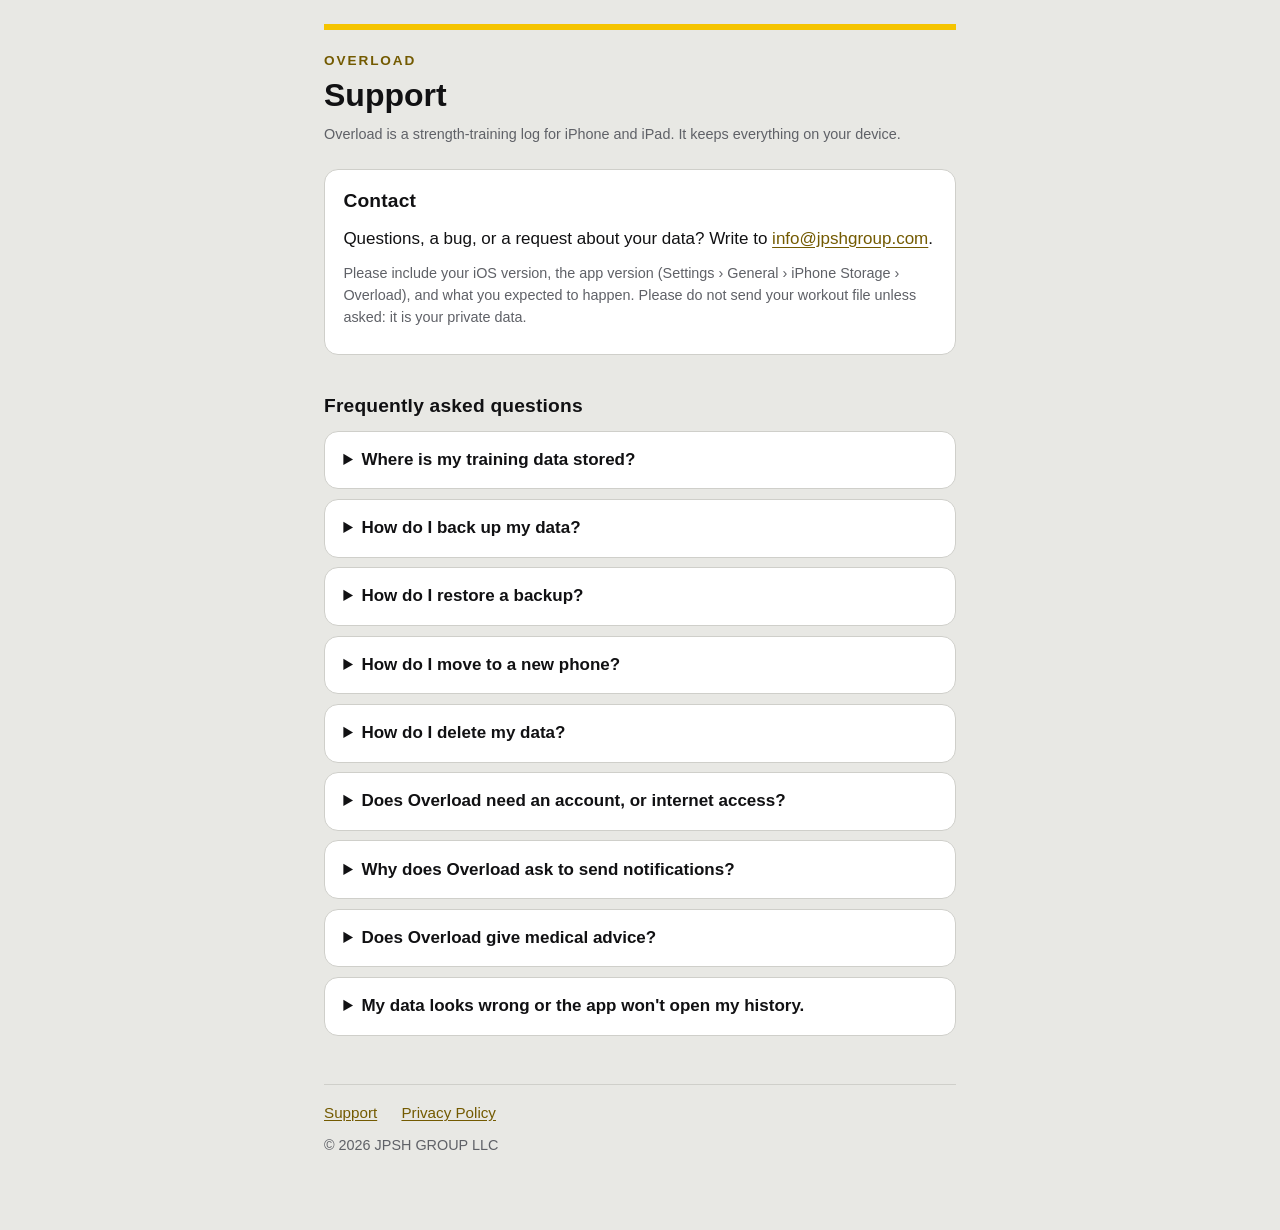
<file: index.html>
<!DOCTYPE html>
<html lang="en">
<head>
<meta charset="utf-8">
<meta name="viewport" content="width=device-width, initial-scale=1">
<meta name="color-scheme" content="dark light">
<title>Overload — Support</title>
<meta name="description" content="Support for Overload, a private strength-training log for iPhone and iPad.">
<link rel="stylesheet" href="style.css">
</head>
<body>
<div class="wrap">
<header class="site">
  <div class="brand">Overload</div>
  <h1>Support</h1>
  <p class="meta">Overload is a strength-training log for iPhone and iPad. It keeps everything on your device.</p>
</header>

<main>
<section class="slab" id="contact">
  <h2 style="margin-top:0">Contact</h2>
  <p>Questions, a bug, or a request about your data? Write to
    <a href="mailto:info@jpshgroup.com">info@jpshgroup.com</a>.</p>
  <p class="note">Please include your iOS version, the app version (Settings › General › iPhone Storage › Overload), and what you expected to happen. Please do not send your workout file unless asked: it is your private data.</p>
</section>

<h2 id="faq">Frequently asked questions</h2>

<details>
  <summary>Where is my training data stored?</summary>
  <p>Only on your iPhone or iPad, in the app's own storage. Overload has no accounts and no servers, and the app makes no network connections. The developer cannot see your data. Details are in the <a href="privacy.html">Privacy Policy</a>.</p>
</details>

<details>
  <summary>How do I back up my data?</summary>
  <p>Overload's data is part of your device backup. If your iPhone or iPad backs up to iCloud, or to a Mac or PC through Finder, Overload's data is in that backup like any other app's. Check Settings › your name › iCloud › Saves to iCloud (or iCloud Backup) to make sure device backup is on.</p>
  <p class="note">Version 1.0 does not have an in-app "export my data" button. Exporting a backup file is planned for a later version.</p>
</details>

<details>
  <summary>How do I restore a backup?</summary>
  <p>There are two ways:</p>
  <ol>
    <li><strong>Restore your device backup.</strong> Restoring an iPhone or iPad from an iCloud or Finder backup brings Overload and its data back with it.</li>
    <li><strong>Import an Overload backup file.</strong> In Overload, open your profile, choose <em>Data › Import backup…</em>, and pick the file. The app checks the file and shows a preview first. Nothing changes until you confirm. Overload keeps a safety copy of your current log inside the app (the last 5) before it replaces anything.</li>
  </ol>
  <p class="note">Importing replaces your current log with the contents of the file. Only import files you trust.</p>
</details>

<details>
  <summary>How do I move to a new phone?</summary>
  <ol>
    <li>On the new device, use Apple's <strong>Quick Start</strong> or <strong>Restore from iCloud Backup</strong> (or Finder) during setup. Overload and its data come across with your other apps.</li>
    <li>If you set the new device up as new, install Overload from the App Store link you were given, then import a backup file as described above.</li>
  </ol>
  <p>Keep the old device until you have opened Overload on the new one and checked that your history is there. Apple's support site has current step-by-step guides for backing up and transferring an iPhone.</p>
</details>

<details>
  <summary>How do I delete my data?</summary>
  <p>Delete the Overload app from your device (touch and hold the icon › Remove App › Delete App). This removes the app and all of its data from that device. Overload keeps no data anywhere else, so there is nothing for the developer to delete.</p>
  <p>Copies in your own device backups (iCloud or Finder) are managed by you: in Settings › your name › iCloud › Manage Account Storage › Backups, you can delete the backup or turn off Overload's data in it.</p>
  <p class="note">Version 1.0 has no "erase all data" button inside the app; deleting the app is the way to erase everything.</p>
</details>

<details>
  <summary>Does Overload need an account, or internet access?</summary>
  <p>No. There is no sign-in, and the app works fully offline.</p>
</details>

<details>
  <summary>Why does Overload ask to send notifications?</summary>
  <p>Only for the rest timer, so you get a nudge when your rest ends while the app is in the background. These are local notifications created on your device. You can turn them off at any time in Settings › Notifications › Overload, and the app keeps working.</p>
</details>

<details>
  <summary>Does Overload give medical advice?</summary>
  <p>No. It is a logging and training-progression tool. Talk to a qualified professional about pain, injury, or health conditions before training.</p>
</details>

<details>
  <summary>My data looks wrong or the app won't open my history.</summary>
  <p>Close the app fully and reopen it, then use <em>Try again</em> if it is offered. If your history is still missing, restore from your device backup or an Overload backup file (see above), then contact us at <a href="mailto:info@jpshgroup.com">info@jpshgroup.com</a>.</p>
</details>
</main>

<nav class="site" aria-label="Site">
  <a href="index.html">Support</a>
  <a href="privacy.html">Privacy Policy</a>
</nav>
<p class="meta">© 2026 JPSH GROUP LLC</p>
</div>
</body>
</html>
</file>
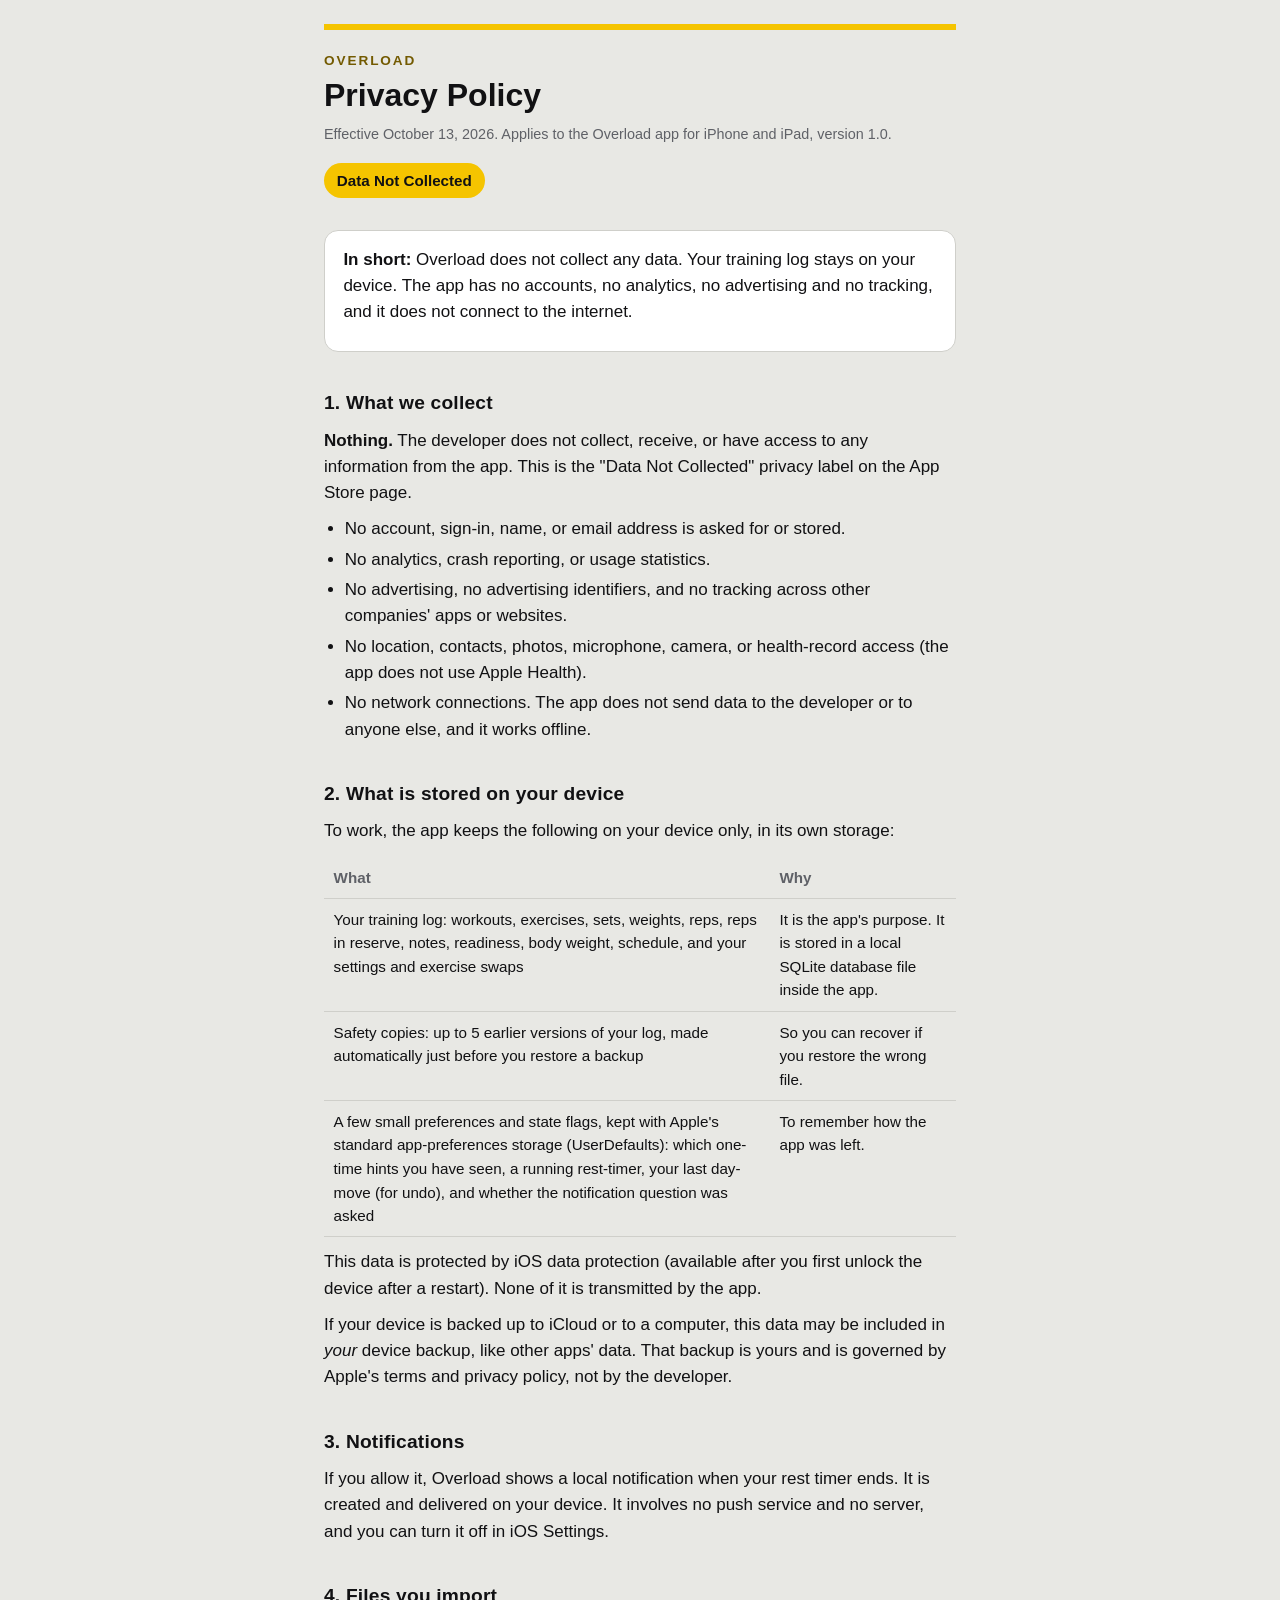
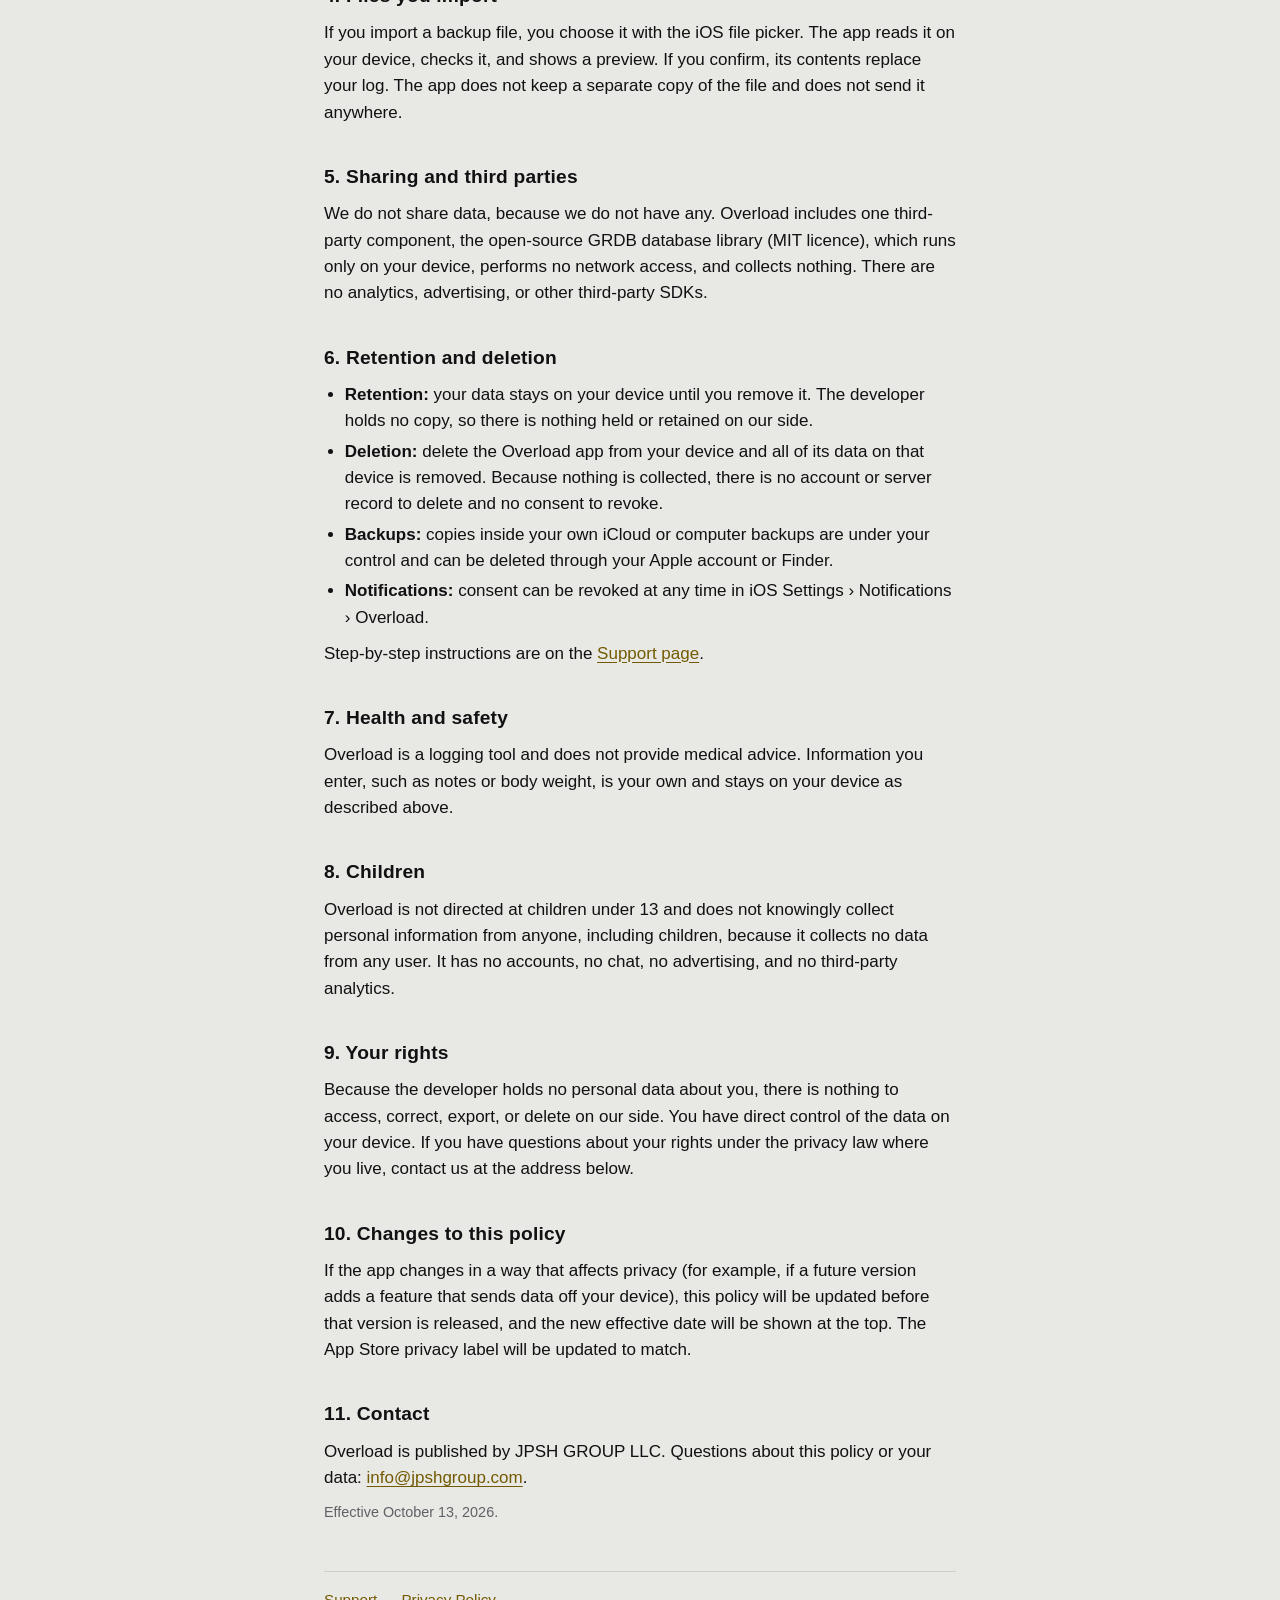
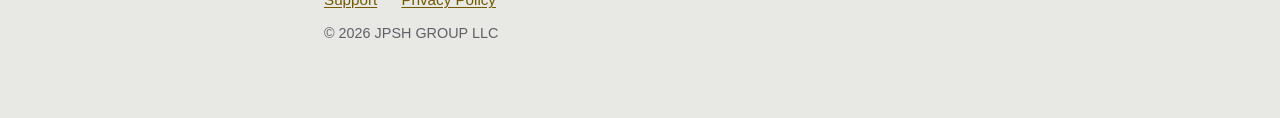
<file: privacy.html>
<!DOCTYPE html>
<html lang="en">
<head>
<meta charset="utf-8">
<meta name="viewport" content="width=device-width, initial-scale=1">
<meta name="color-scheme" content="dark light">
<title>Overload — Privacy Policy</title>
<meta name="description" content="Privacy Policy for Overload. The app collects no data.">
<link rel="stylesheet" href="style.css">
</head>
<body>
<div class="wrap">
<header class="site">
  <div class="brand">Overload</div>
  <h1>Privacy Policy</h1>
  <p class="meta">Effective October 13, 2026. Applies to the Overload app for iPhone and iPad, version 1.0.</p>
  <span class="badge">Data Not Collected</span>
</header>

<main>
<section class="slab">
  <p style="margin-top:0"><strong>In short:</strong> Overload does not collect any data. Your training log stays on your device. The app has no accounts, no analytics, no advertising and no tracking, and it does not connect to the internet.</p>
</section>

<h2>1. What we collect</h2>
<p><strong>Nothing.</strong> The developer does not collect, receive, or have access to any information from the app. This is the "Data Not Collected" privacy label on the App Store page.</p>
<ul>
  <li>No account, sign-in, name, or email address is asked for or stored.</li>
  <li>No analytics, crash reporting, or usage statistics.</li>
  <li>No advertising, no advertising identifiers, and no tracking across other companies' apps or websites.</li>
  <li>No location, contacts, photos, microphone, camera, or health-record access (the app does not use Apple Health).</li>
  <li>No network connections. The app does not send data to the developer or to anyone else, and it works offline.</li>
</ul>

<h2>2. What is stored on your device</h2>
<p>To work, the app keeps the following on your device only, in its own storage:</p>
<table>
  <thead><tr><th scope="col">What</th><th scope="col">Why</th></tr></thead>
  <tbody>
    <tr><td>Your training log: workouts, exercises, sets, weights, reps, reps in reserve, notes, readiness, body weight, schedule, and your settings and exercise swaps</td><td>It is the app's purpose. It is stored in a local SQLite database file inside the app.</td></tr>
    <tr><td>Safety copies: up to 5 earlier versions of your log, made automatically just before you restore a backup</td><td>So you can recover if you restore the wrong file.</td></tr>
    <tr><td>A few small preferences and state flags, kept with Apple's standard app-preferences storage (UserDefaults): which one-time hints you have seen, a running rest-timer, your last day-move (for undo), and whether the notification question was asked</td><td>To remember how the app was left.</td></tr>
  </tbody>
</table>
<p>This data is protected by iOS data protection (available after you first unlock the device after a restart). None of it is transmitted by the app.</p>
<p>If your device is backed up to iCloud or to a computer, this data may be included in <em>your</em> device backup, like other apps' data. That backup is yours and is governed by Apple's terms and privacy policy, not by the developer.</p>

<h2>3. Notifications</h2>
<p>If you allow it, Overload shows a local notification when your rest timer ends. It is created and delivered on your device. It involves no push service and no server, and you can turn it off in iOS Settings.</p>

<h2>4. Files you import</h2>
<p>If you import a backup file, you choose it with the iOS file picker. The app reads it on your device, checks it, and shows a preview. If you confirm, its contents replace your log. The app does not keep a separate copy of the file and does not send it anywhere.</p>

<h2>5. Sharing and third parties</h2>
<p>We do not share data, because we do not have any. Overload includes one third-party component, the open-source GRDB database library (MIT licence), which runs only on your device, performs no network access, and collects nothing. There are no analytics, advertising, or other third-party SDKs.</p>

<h2>6. Retention and deletion</h2>
<ul>
  <li><strong>Retention:</strong> your data stays on your device until you remove it. The developer holds no copy, so there is nothing held or retained on our side.</li>
  <li><strong>Deletion:</strong> delete the Overload app from your device and all of its data on that device is removed. Because nothing is collected, there is no account or server record to delete and no consent to revoke.</li>
  <li><strong>Backups:</strong> copies inside your own iCloud or computer backups are under your control and can be deleted through your Apple account or Finder.</li>
  <li><strong>Notifications:</strong> consent can be revoked at any time in iOS Settings › Notifications › Overload.</li>
</ul>
<p>Step-by-step instructions are on the <a href="index.html#faq">Support page</a>.</p>

<h2>7. Health and safety</h2>
<p>Overload is a logging tool and does not provide medical advice. Information you enter, such as notes or body weight, is your own and stays on your device as described above.</p>

<h2>8. Children</h2>
<p>Overload is not directed at children under 13 and does not knowingly collect personal information from anyone, including children, because it collects no data from any user. It has no accounts, no chat, no advertising, and no third-party analytics.</p>

<h2>9. Your rights</h2>
<p>Because the developer holds no personal data about you, there is nothing to access, correct, export, or delete on our side. You have direct control of the data on your device. If you have questions about your rights under the privacy law where you live, contact us at the address below.</p>

<h2>10. Changes to this policy</h2>
<p>If the app changes in a way that affects privacy (for example, if a future version adds a feature that sends data off your device), this policy will be updated before that version is released, and the new effective date will be shown at the top. The App Store privacy label will be updated to match.</p>

<h2>11. Contact</h2>
<p>Overload is published by JPSH GROUP LLC. Questions about this policy or your data: <a href="mailto:info@jpshgroup.com">info@jpshgroup.com</a>.</p>

<p class="meta">Effective October 13, 2026.</p>
</main>

<nav class="site" aria-label="Site">
  <a href="index.html">Support</a>
  <a href="privacy.html">Privacy Policy</a>
</nav>
<p class="meta">© 2026 JPSH GROUP LLC</p>
</div>
</body>
</html>
</file>
<file: style.css>
/* Overload — support and privacy pages. Station look: black floor, chalk text, yellow accent.
   Dark first; the light theme uses the app's light tokens (floor #E8E8E4, chalk #111113,
   accent text #735A00 for 4.5:1+ contrast). System fonts only. No external requests. */
:root {
  color-scheme: dark light;
  --floor: #0B0B0C;
  --slab: #17181B;
  --chalk: #F4F4F1;
  --steel: #8E9096;
  --accent: #FFD60A;
  --accent-text: #FFD60A;
  --line: #2A2B30;
}
@media (prefers-color-scheme: light) {
  :root {
    --floor: #E8E8E4;
    --slab: #FFFFFF;
    --chalk: #111113;
    --steel: #5F6167;
    --accent: #F5C400;
    --accent-text: #735A00;
    --line: #CFCFCA;
  }
}
* { box-sizing: border-box; }
html { -webkit-text-size-adjust: 100%; }
body {
  margin: 0;
  background: var(--floor);
  color: var(--chalk);
  font: 17px/1.55 -apple-system, BlinkMacSystemFont, "SF Pro Text", "Segoe UI", Roboto, "Helvetica Neue", Arial, sans-serif;
}
.wrap { max-width: 42rem; margin: 0 auto; padding: 1.5rem 1.25rem 4rem; }
header.site { border-top: 6px solid var(--accent); padding-top: 1.25rem; margin-bottom: 1.5rem; }
header.site .brand { font-weight: 800; letter-spacing: .14em; text-transform: uppercase; font-size: .85rem; color: var(--accent-text); }
h1 { font-size: 2rem; line-height: 1.15; margin: .35rem 0 .5rem; font-weight: 800; }
h2 { font-size: 1.2rem; margin: 2.25rem 0 .5rem; font-weight: 800; letter-spacing: .01em; }
h3 { font-size: 1rem; margin: 1.25rem 0 .25rem; font-weight: 700; }
p, ul, ol { margin: .6rem 0; }
ul, ol { padding-left: 1.3rem; }
li { margin: .25rem 0; }
a { color: var(--accent-text); text-underline-offset: .15em; }
a:focus-visible, summary:focus-visible { outline: 3px solid var(--accent); outline-offset: 3px; border-radius: 4px; }
.meta, .note { color: var(--steel); font-size: .9rem; }
.badge {
  display: inline-block; margin: .5rem 0; padding: .35rem .8rem;
  background: var(--accent); color: #111113; font-weight: 800; border-radius: 999px; font-size: .95rem;
}
.slab { background: var(--slab); border: 1px solid var(--line); border-radius: 14px; padding: 1rem 1.15rem; margin: 1rem 0; }
details { background: var(--slab); border: 1px solid var(--line); border-radius: 14px; padding: .15rem 1.15rem; margin: .6rem 0; }
summary { cursor: pointer; font-weight: 700; padding: .8rem 0; min-height: 44px; }
details[open] summary { border-bottom: 1px solid var(--line); margin-bottom: .4rem; }
table { border-collapse: collapse; width: 100%; margin: .75rem 0; font-size: .95rem; }
th, td { text-align: left; vertical-align: top; padding: .55rem .6rem; border-bottom: 1px solid var(--line); }
th { color: var(--steel); font-weight: 700; }
nav.site { margin-top: 3rem; padding-top: 1rem; border-top: 1px solid var(--line); font-size: .95rem; }
nav.site a { margin-right: 1.25rem; }
@media (prefers-contrast: more) { :root { --steel: #B4B6BC; } }
@media (prefers-contrast: more) and (prefers-color-scheme: light) { :root { --steel: #3F4146; --accent-text: #5C4800; } }
@media print { body { background: #fff; color: #000; } a { color: #000; } }
</file>
